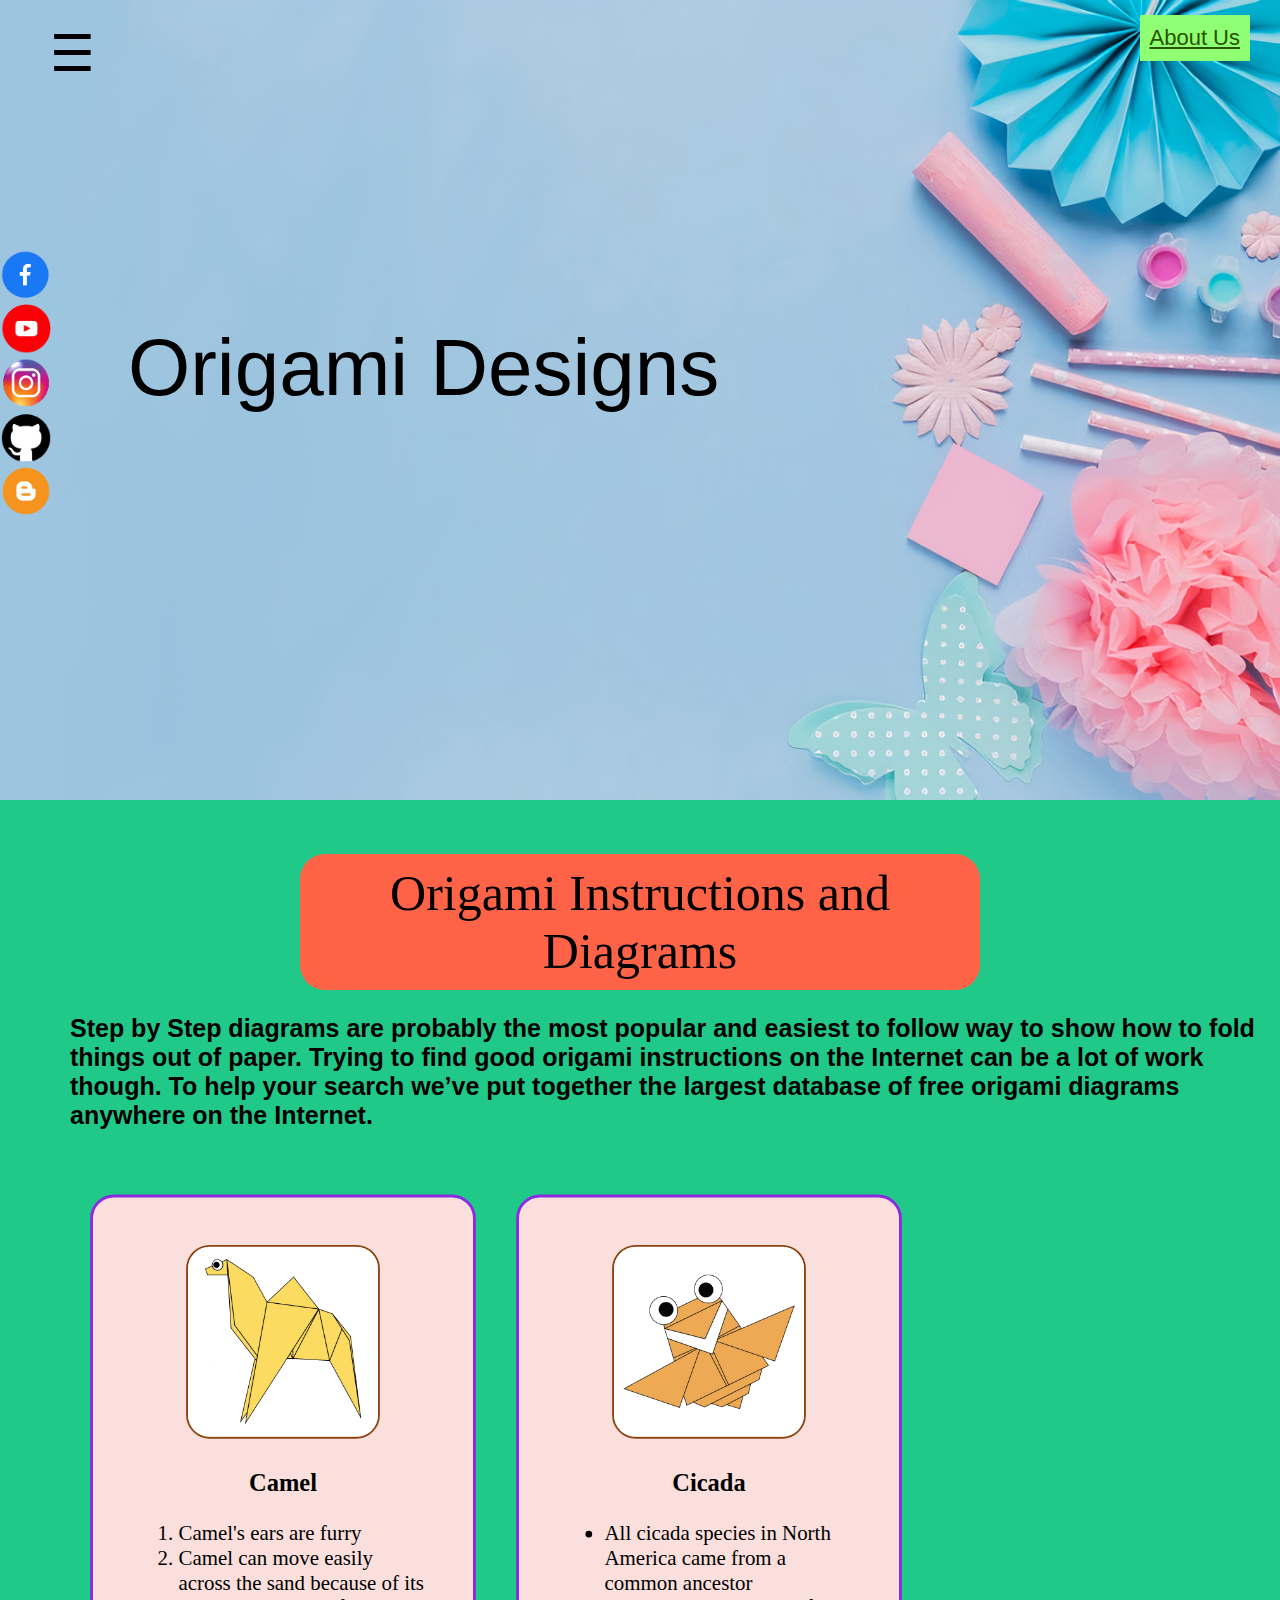
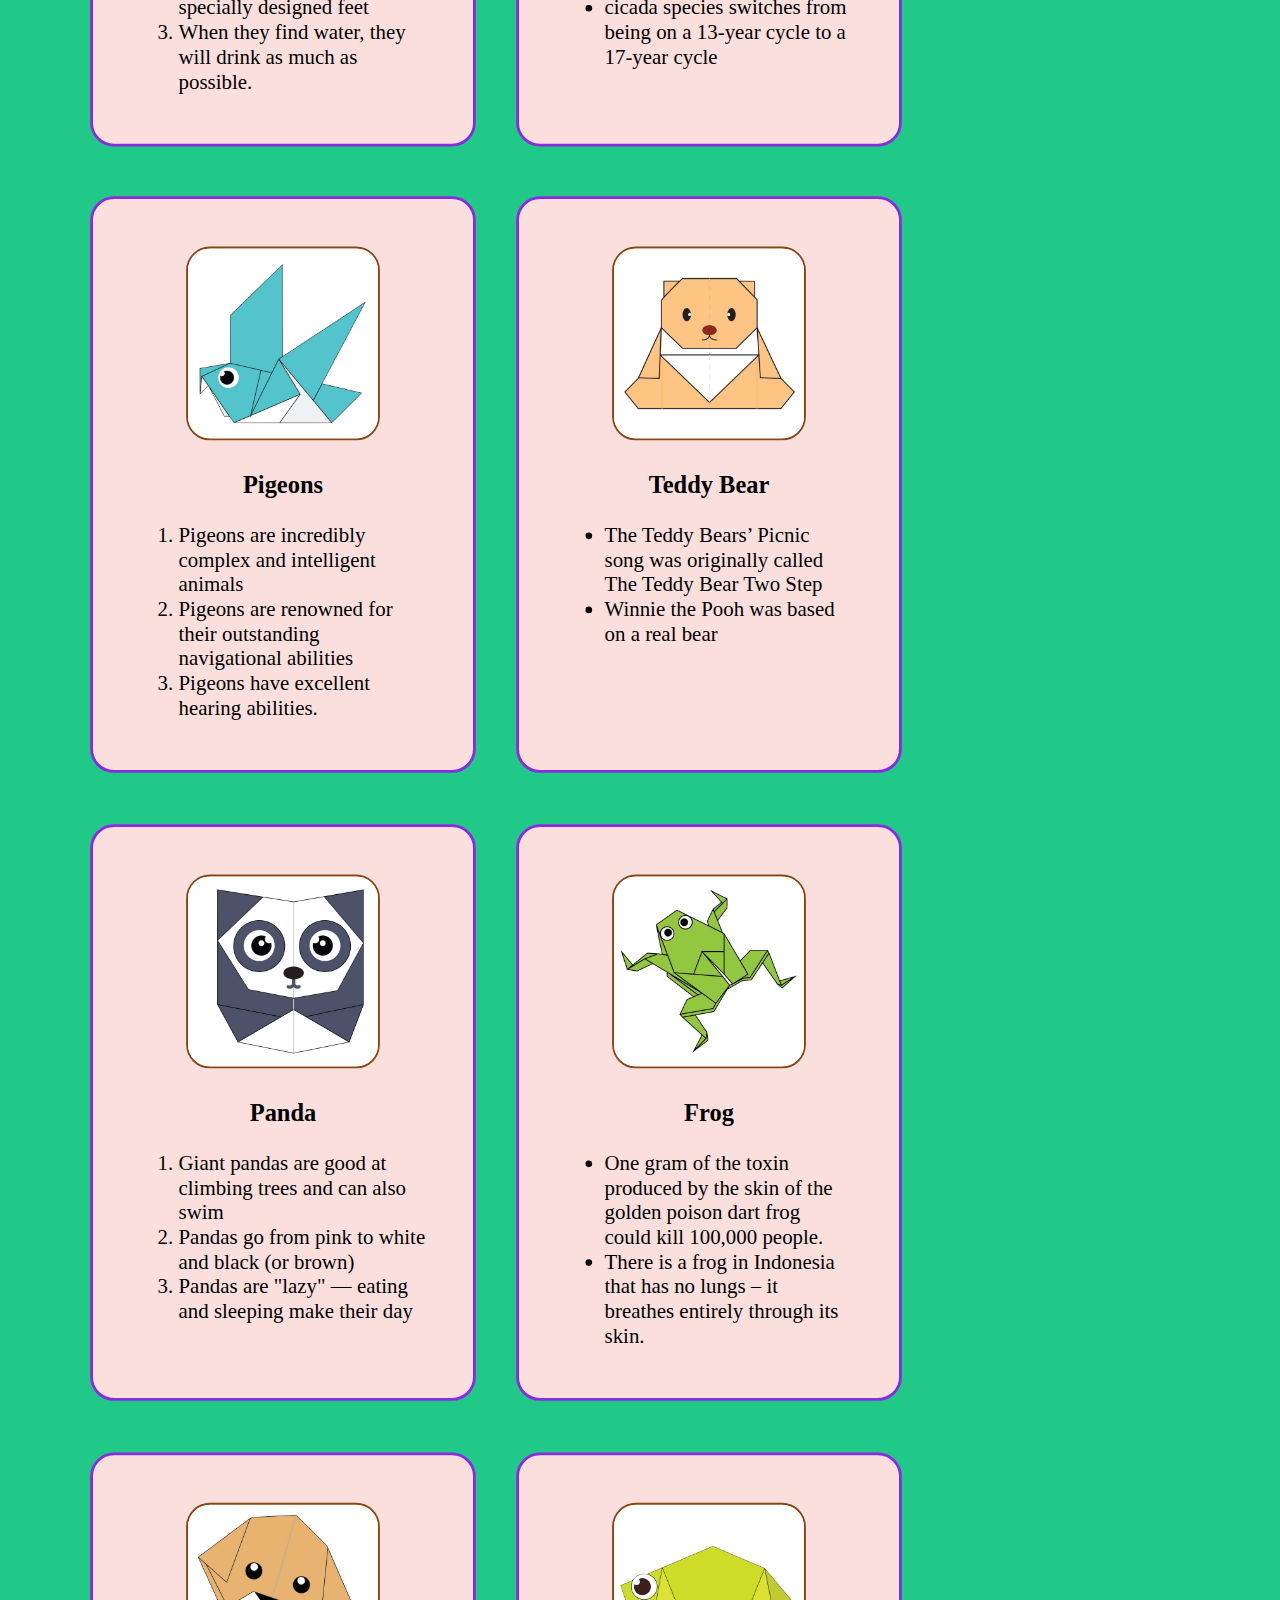
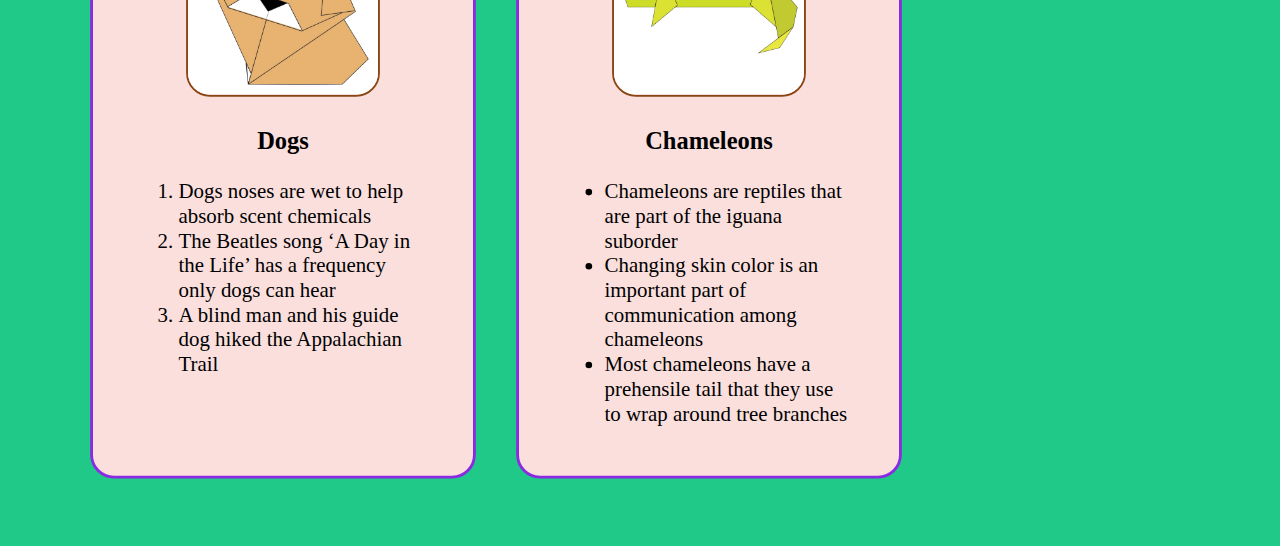
<file: index.html>
<!DOCTYPE html>
<html lang="en">
<head>
    <title>Origami Designs</title>
    <link rel="stylesheet" type="text/css" href="styling.css">
    <link rel="icon" href="images/favicon.png" type="image/x-icon"/>
</head>

<body>

    <div class ="wallpaper">
        <!-- image -->
        <img src="images/background.jpg" height="800px">

        <!-- menu-bar -->
        <div class="menu-bar">
            ☰
            <div class="menu-bar-content">
                <a href="#dog">Dog</a>
                <a href="#frog">Frog</a>
                <a href="#camel">Camel</a>
                <a href="#teddy">Teddy</a>
                <a href="#panda">Panda</a>
                <a href="#pigeon">Pigeon</a>
                <a href="#cicada">Cicada</a>
                <a href="#chameleon">Chameleon</a>
            </div>
        </div>

        <!-- title -->
        <div class="title">Origami Designs</div>

        <!-- about-us -->
        <div class="aboutus"><a href="about.html">About Us</a></div>

        
    </div>
    

    <div class="instruction">
        <center>
        <p>
        Origami Instructions and Diagrams  
        </p>
        </center>
        <h3><br>
        Step by Step diagrams are probably the most popular and easiest to follow way to show how to fold things out of paper. 
        Trying to find good origami instructions on the Internet can be a lot of work though. To help your search we’ve put
        together the largest database of free origami diagrams anywhere on the Internet.
        </h3>
    </div>


    <div class ="grid">
        <div class ="origami">
        <section id="camel">
            <center>
            <a href ="http://origami.me/camel/"><img src="images/camel.png" width="200px" height="200px"></a>
            <h3> Camel </h3>
            </center>
        </section>
            <p>
                <ol>
                    <li>Camel's ears are furry</li>
                    <li>Camel can move easily across the sand because of its specially designed feet</li>
                    <li>When they find water, they will drink as much as possible.</li>
                </ol>
            </p>
            </div>
            <div class="origami">
                <section id="cicada">
                    <center>
                        <a href="http://origami.me/flying-cicada/"><img src="images/cicada.png" width="200px" height="200px"></a>
                        <h3> Cicada </h3>
                    </center>
                </section>
                    <p>
                    <ul>
                        <li>All cicada species in North America came from a common ancestor</li>
                        <li>cicada species switches from being on a 13-year cycle to a 17-year cycle</li>
                    </ul>
                    </p>
                </div>
        <div class="origami">
        <section id="pigeon">
            <center>
            <a href="http://origami.me/pigeon/"><img src="images/pigeon.png" width="200px" height="200px"></a>
            <h3> Pigeons </h3>
            </center>
        </section>
            <p>
            <ol>
                <li>Pigeons are incredibly complex and intelligent animals</li>
                <li>Pigeons are renowned for their outstanding navigational abilities</li>
                <li>Pigeons have excellent hearing abilities.</li>
            </ol>
            </p>
            </div>
        <div class="origami">
        <section id="teddy">
            <center>
            <a href="http://origami.me/teddy-bear/"><img src="images/teddy.png" width="200px" height="200px"></a>
            <h3> Teddy Bear </h3>
            </center>
        </section>
            <p>
            <ul>
                <li>The Teddy Bears’ Picnic song was originally called The Teddy Bear Two Step</li>
                <li>Winnie the Pooh was based on a real bear</li>
                
            </ul>
            </p>
            </div>

        
        <div class="origami">
        <section id="panda">
            <center>
                <a href="http://origami.me/panda/"><img src="images/panda.png" width="200px" height="200px"></a>
                <h3> Panda </h3>
            </center>
        </section>
            <p>
            <ol>
                <li>Giant pandas are good at climbing trees and can also swim</li>
                <li>Pandas go from pink to white and black (or brown)</li>
                <li>Pandas are "lazy" — eating and sleeping make their day</li>
            </ol>
            </p>
        </div>
        <div class="origami">
        <section id="frog">
            <center>
                <a href ="http://origami.me/traditional-frog/"><img src="images/frog.png" width="200px" height="200px"></a>
                <h3> Frog </h3>
            </center>
        </section>
            <p>
            <ul>
                <li>One gram of the toxin produced by the skin of the golden poison dart frog could kill 100,000 people.</li>
                <li>There is a frog in Indonesia that has no lungs – it breathes entirely through its skin.</li>
        
            </ul>
            </p>
        </div>

            <div class="origami">
            <section id="dog">
                <center>
                <a href="http://origami.me/puppy/"><img src="images/dog.png" width="200px" height="200px"></a>
                    <h3> Dogs </h3>
                </center>
            </section>
                <p>
                <ol>
                    <li>Dogs noses are wet to help absorb scent chemicals</li>
                    <li>The Beatles song ‘A Day in the Life’ has a frequency only dogs can hear</li>
                    <li>A blind man and his guide dog hiked the Appalachian Trail</li>
                </ol>
                </p>
            </div>
        

        <div class="origami">
            <section id="chameleon">
                <center>
                <a href="http://origami.me/chameleon/"><img src="images/chameleon.png" width="200px" height="200px"></a>
                <h3> Chameleons </h3>
                </center>
            </section>
                <p> 
                    <ul>
                        <li>Chameleons are reptiles that are part of the iguana suborder</li>
                        <li>Changing skin color is an important part of communication among chameleons</li>
                        <li>Most chameleons have a prehensile tail that they use to wrap around tree branches</li>
                    </ul>
                </p>
        </div>
        </div>
    
        <div class="icon-bar">
            <a>
                <img src="Icons/facebook.png" width="50" height="50"/>
            </a>
            <a>
                <img src="Icons/youtube.png" width="50" height="50"/>
            </a>
            <a>
                <img src="Icons/instagram.png" width="50" height="50"/>
            </a>
            <a>
                <img src="Icons/github.png" width="50" height="50"/>
            </a>
            <a>
                <img src="Icons/blogger.png" width="50" height="50"/>
            </a>        
        </div>
        

</body>
</html>
</file>
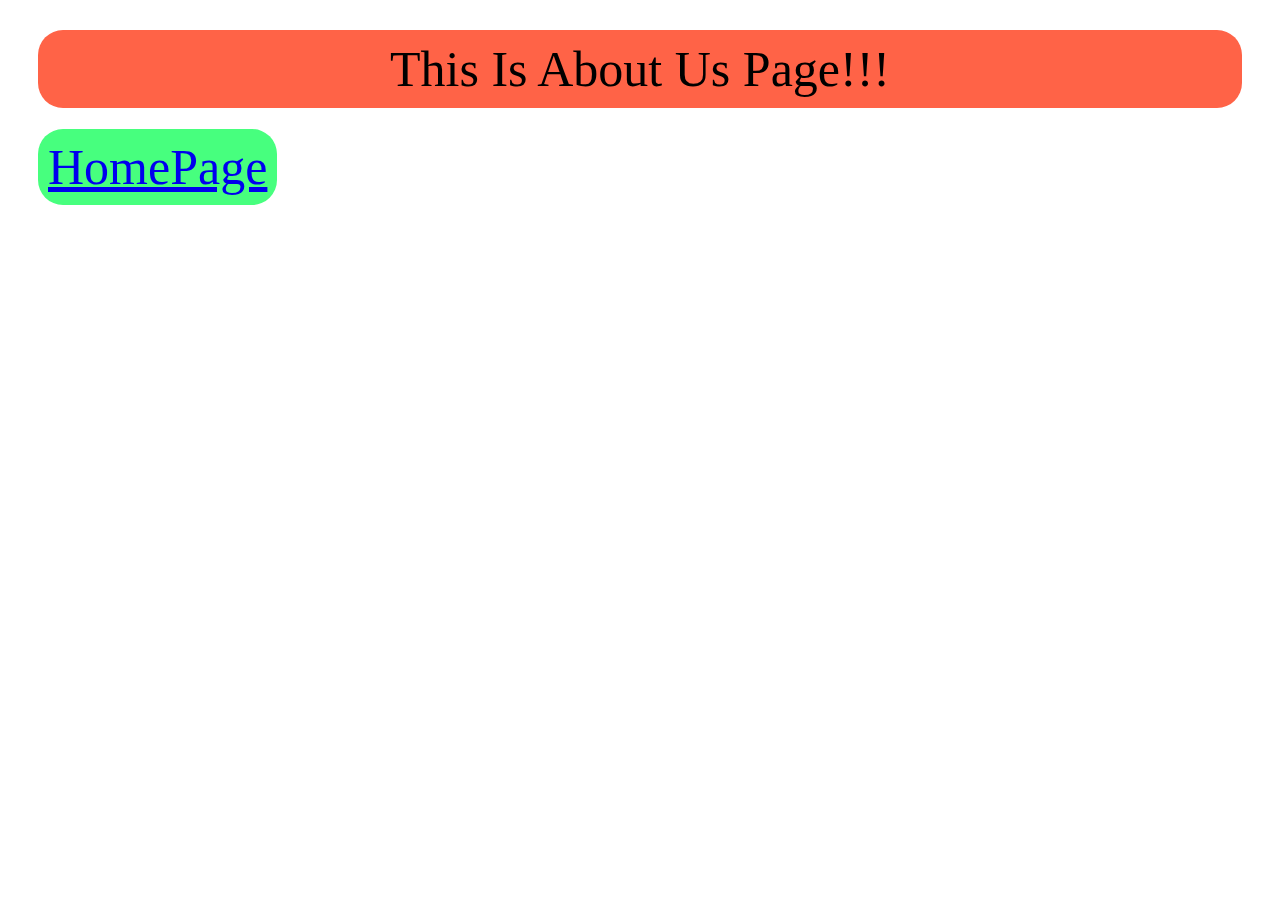
<file: about.html>
<!DOCTYPE html>
<html>
    <head>
        <title>About Us</title>
        <link rel="icon" href="images/favicon.png" type="image/x-icon"/>
    </head>
    <style>
        p{
            font-size:50px;
            border-radius: 25px;
            background-color: tomato;
            margin: 30px;
            padding: 10px;
            text-decoration: none;
        }
        s{
            text-decoration: none;
            font-size:50px;
            border-radius: 25px;
            background-color: rgb(71, 255, 126);
            margin: 30px;
            padding: 10px;
            
        }
    </style>
    <body>
        <center>
            <p>
                
                    This Is About Us Page!!!
                </a>
            </p>
        </center>
        <s>
            <a href="index.html">
                HomePage
            </a>
        </s>

    </body>
</html>
</file>
<file: styling.css>
/*background color*/
body{
    margin: 0px;
    /* modify background color here*/
    background-color:rgba(17, 197, 128, 0.938)   
}

/*wallpaper*/
 .wallpaper{
    position: relative;
} 
.wallpaper img{
    width: 100%;
}

/*☰*/ 
.menu-bar{
    display: inline-block;
    position: absolute;
    top: 25px;
    left: 50px;
    font-size: 50px; 
}
.menu-bar-content{
    /*it will not display everytime*/
    display: none; 
    position: absolute;
    background-color: #f1f1f1;
    /*corner shadow*/
    box-shadow: 0px 8px 16px 0px #000;
    /*it makes appear above text*/
    z-index: 10;
}
.menu-bar-content a {
    color: #000;
    padding: 4px 16px;
    text-decoration: none;
    display: block;
}
/*Change background color of content on hover*/
.menu-bar-content a:hover {background-color: #ddd;}

/* Show the menu-bar on hover menu || From none to block(display)*/
.menu-bar:hover .menu-bar-content {display: block;}


/*title*/
.title{
  /*position*/
  position: absolute;
  top: 40%;
  left: 10%;
  /*designing*/
  font-size: 80px;
  color:#000;
  font-family:sans-serif,'Segoe UI', Tahoma, Geneva, Verdana;
}
/*about-us*/
.aboutus{
    /*position*/
    position: absolute;
    top: 15px;
    right: 30px;   
    padding: 10px;
    /*designing*/
    font-size: 22px;
    font-family: sans-serif;
    background-color:#8fff73;
}

a:link{
    color:rgb(42, 82, 1)
}

a:visited{
    color:rgb(255, 102, 0);
}

.instruction p{
    font-size:50px;
    border-radius: 25px;
    background-color: tomato;
    margin-left: 300px;
    margin-right:300px;
    margin-bottom: -30px;
    padding: 10px;
}

.instruction h3{
    font-size: 25px;
    margin-left: 70px;
    font-family: calibri,cascadia code,fantasy, TektonPro, chaparral Pro,'Lucida Sans', 'Lucida Sans Regular', 'Lucida Grande', 'Lucida Sans Unicode', Geneva, Verdana, sans-serif;
}

/*main content*/
.grid{
    display: flex;
    flex-wrap: wrap;
    margin: 40px;
    font-family: sans-serif;
    margin-left: 70px;
}
.grid img{
    border: 2px solid saddlebrown;
    border-radius: 25px;
    color: #690b00;
}
.origami {   
    border-radius: 25px;
    background-color: #fadfdd;
    border: solid blueviolet;
    /* modify margin and padding here*/
    padding: 50px;
    padding-bottom: 30px;
    margin: 10px;
    width:  300px;
    font-size: 22px;
    font-family: calibri,cascadia code,fantasy;  
    transform:scale(0.95);
}

.origami:hover{
    transform:scale(1.1);
}

/*icons*/
.icon-bar {
    width: 55px;
    top: 250px;
    left: 1px;
    position: fixed;
}
</file>
